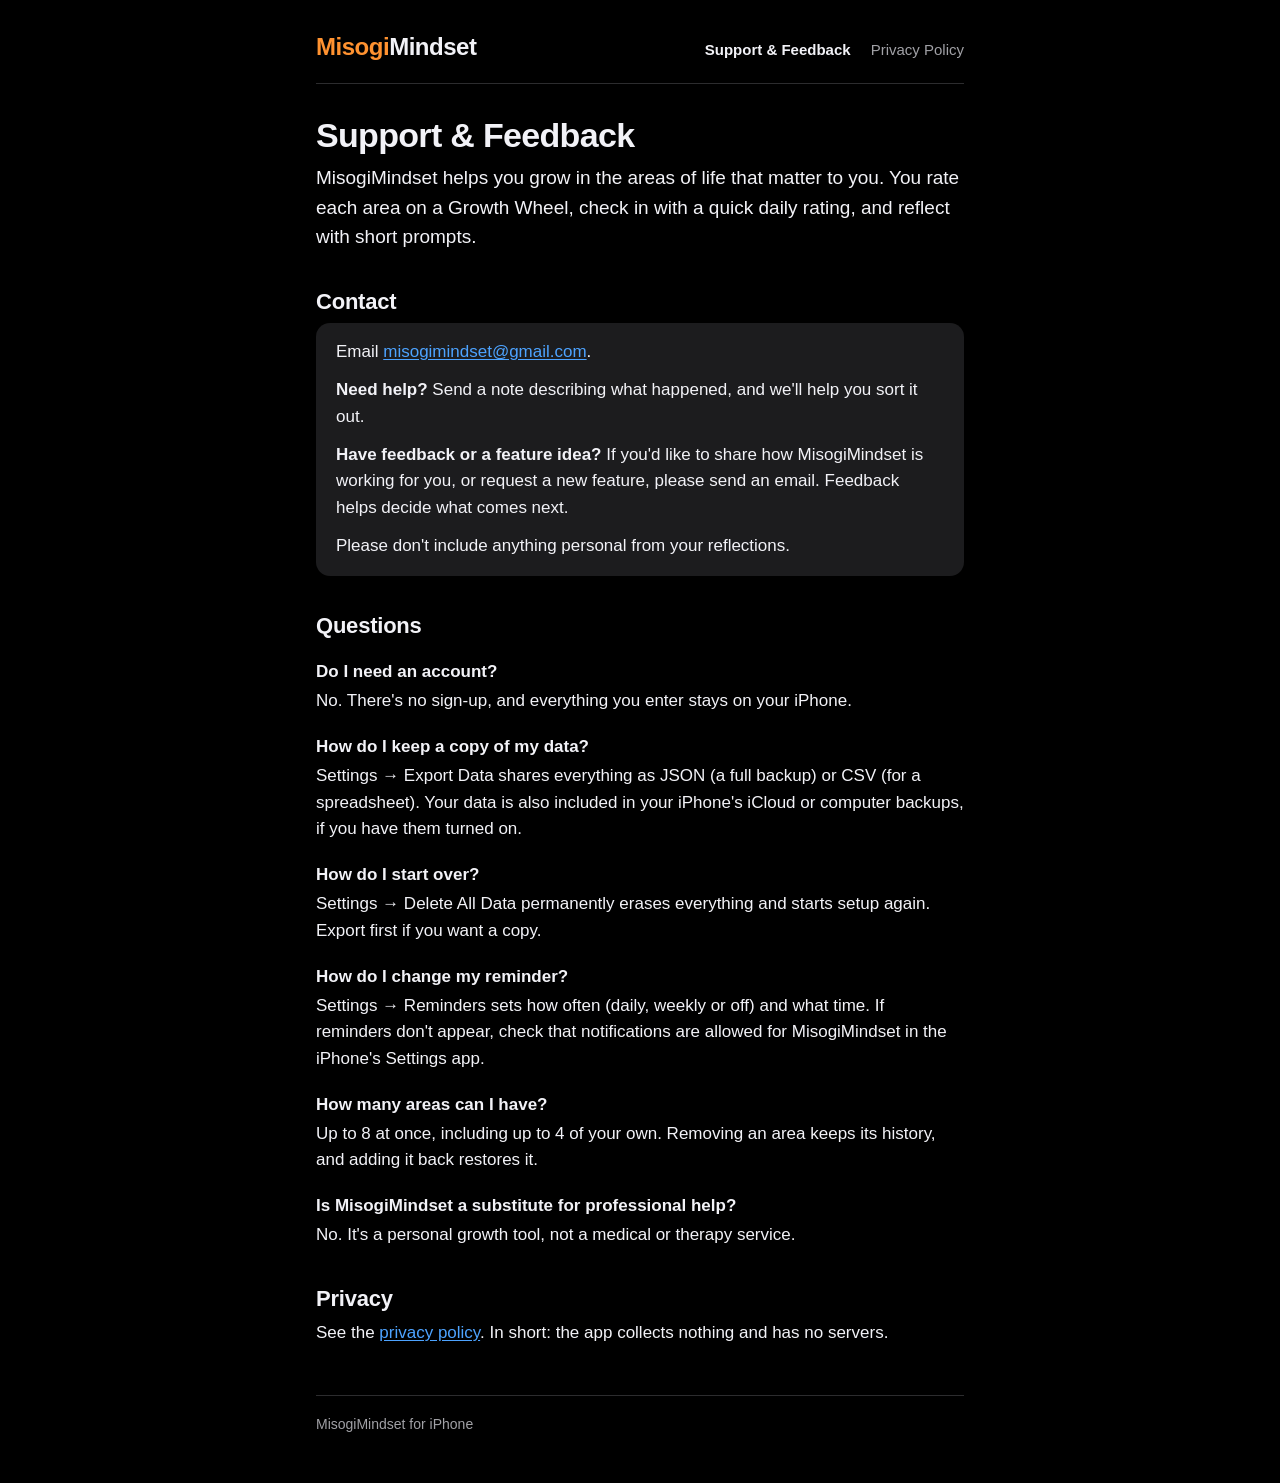
<file: index.html>
<!doctype html>
<html lang="en">
<head>
  <meta charset="utf-8">
  <meta name="viewport" content="width=device-width, initial-scale=1">
  <meta name="color-scheme" content="dark">
  <meta name="theme-color" content="#000000">
  <meta name="description" content="Help, feedback and feature requests for MisogiMindset, the iPhone app for intentional personal growth.">
  <title>MisogiMindset Support &amp; Feedback</title>
  <link rel="stylesheet" href="style.css?v=2">
</head>
<body>
  <div class="wrap">
    <header>
      <a class="wordmark" href="./"><span>Misogi</span>Mindset</a>
      <nav aria-label="Pages">
        <a href="./" aria-current="page">Support &amp; Feedback</a>
        <a href="privacy.html">Privacy Policy</a>
      </nav>
    </header>

    <main>
      <h1>Support &amp; Feedback</h1>
      <p class="lede">MisogiMindset helps you grow in the areas of life that matter to you. You rate each area on a Growth Wheel, check in with a quick daily rating, and reflect with short prompts.</p>

      <h2>Contact</h2>
      <div class="contact">
        <p>Email <a href="mailto:misogimindset@gmail.com">misogimindset@gmail.com</a>.</p>
        <p><strong>Need help?</strong> Send a note describing what happened, and we'll help you sort it out.</p>
        <p><strong>Have feedback or a feature idea?</strong> If you'd like to share how MisogiMindset is working for you, or request a new feature, please send an email. Feedback helps decide what comes next.</p>
        <p>Please don't include anything personal from your reflections.</p>
      </div>

      <h2>Questions</h2>

      <h3>Do I need an account?</h3>
      <p>No. There's no sign-up, and everything you enter stays on your iPhone.</p>

      <h3>How do I keep a copy of my data?</h3>
      <p>Settings → Export Data shares everything as JSON (a full backup) or CSV (for a spreadsheet). Your data is also included in your iPhone's iCloud or computer backups, if you have them turned on.</p>

      <h3>How do I start over?</h3>
      <p>Settings → Delete All Data permanently erases everything and starts setup again. Export first if you want a copy.</p>

      <h3>How do I change my reminder?</h3>
      <p>Settings → Reminders sets how often (daily, weekly or off) and what time. If reminders don't appear, check that notifications are allowed for MisogiMindset in the iPhone's Settings app.</p>

      <h3>How many areas can I have?</h3>
      <p>Up to 8 at once, including up to 4 of your own. Removing an area keeps its history, and adding it back restores it.</p>

      <h3>Is MisogiMindset a substitute for professional help?</h3>
      <p>No. It's a personal growth tool, not a medical or therapy service.</p>

      <h2>Privacy</h2>
      <p>See the <a href="privacy.html">privacy policy</a>. In short: the app collects nothing and has no servers.</p>
    </main>

    <footer>MisogiMindset for iPhone</footer>
  </div>
</body>
</html>
</file>
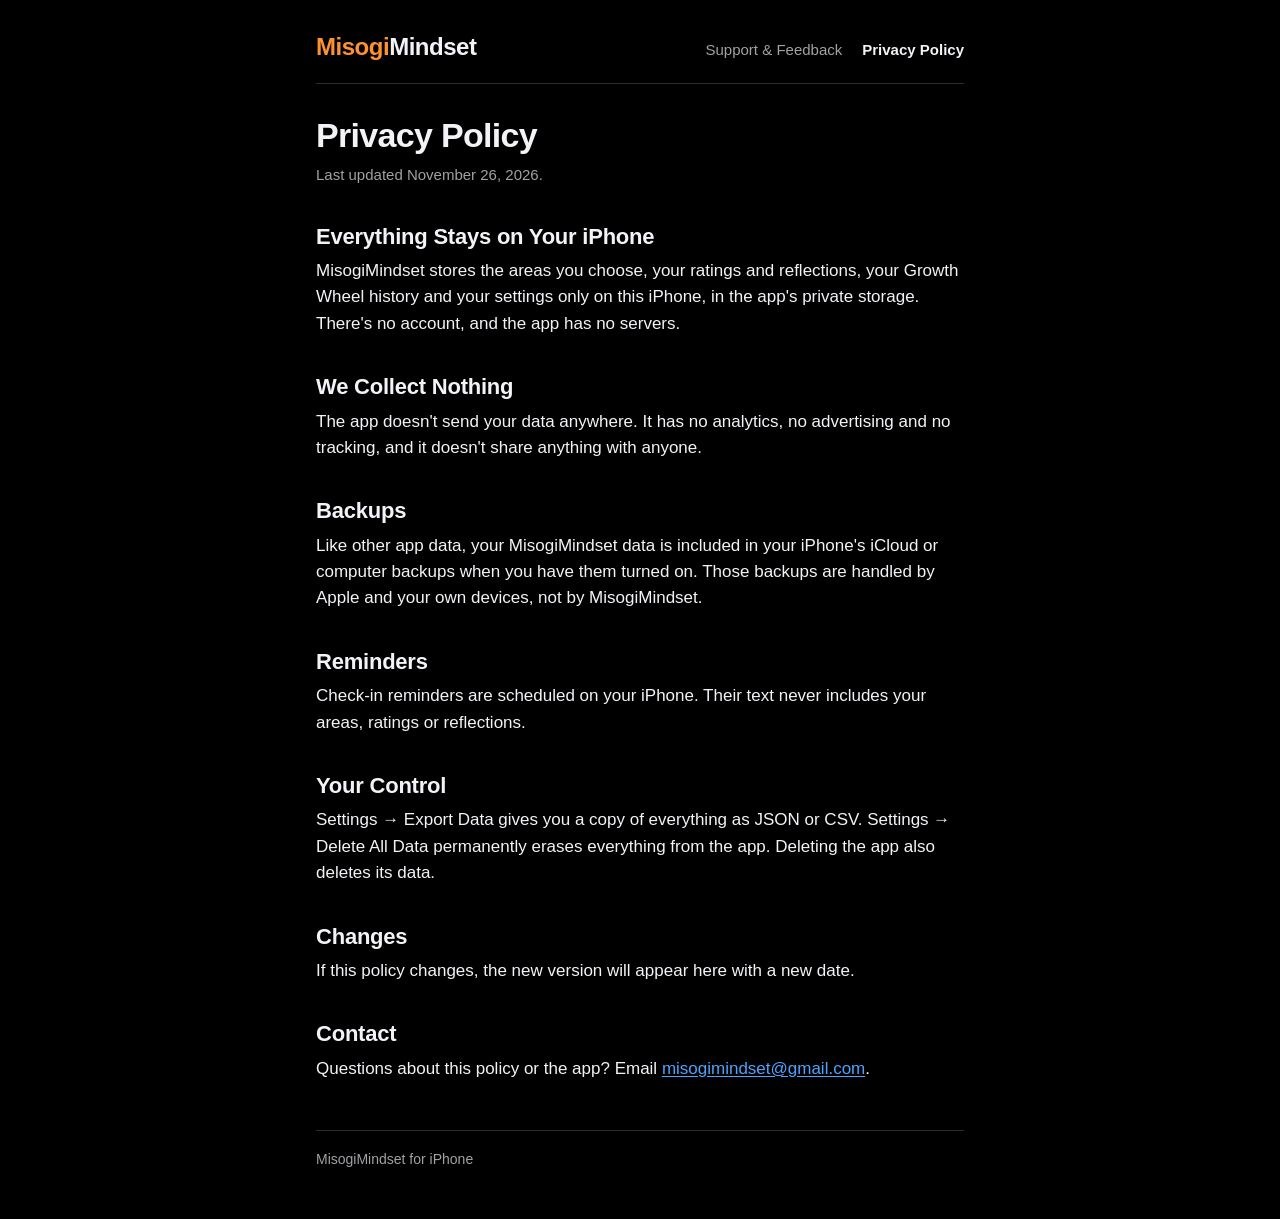
<file: privacy.html>
<!doctype html>
<html lang="en">
<head>
  <meta charset="utf-8">
  <meta name="viewport" content="width=device-width, initial-scale=1">
  <meta name="color-scheme" content="dark">
  <meta name="theme-color" content="#000000">
  <meta name="description" content="MisogiMindset privacy policy: everything stays on your iPhone, and the app collects nothing.">
  <title>MisogiMindset Privacy Policy</title>
  <link rel="stylesheet" href="style.css?v=2">
</head>
<body>
  <div class="wrap">
    <header>
      <a class="wordmark" href="./"><span>Misogi</span>Mindset</a>
      <nav aria-label="Pages">
        <a href="./">Support &amp; Feedback</a>
        <a href="privacy.html" aria-current="page">Privacy Policy</a>
      </nav>
    </header>

    <main>
      <h1>Privacy Policy</h1>
      <p class="meta">Last updated November 26, 2026.</p>

      <h2>Everything Stays on Your iPhone</h2>
      <p>MisogiMindset stores the areas you choose, your ratings and reflections, your Growth Wheel history and your settings only on this iPhone, in the app's private storage. There's no account, and the app has no servers.</p>

      <h2>We Collect Nothing</h2>
      <p>The app doesn't send your data anywhere. It has no analytics, no advertising and no tracking, and it doesn't share anything with anyone.</p>

      <h2>Backups</h2>
      <p>Like other app data, your MisogiMindset data is included in your iPhone's iCloud or computer backups when you have them turned on. Those backups are handled by Apple and your own devices, not by MisogiMindset.</p>

      <h2>Reminders</h2>
      <p>Check-in reminders are scheduled on your iPhone. Their text never includes your areas, ratings or reflections.</p>

      <h2>Your Control</h2>
      <p>Settings → Export Data gives you a copy of everything as JSON or CSV. Settings → Delete All Data permanently erases everything from the app. Deleting the app also deletes its data.</p>

      <h2>Changes</h2>
      <p>If this policy changes, the new version will appear here with a new date.</p>

      <h2>Contact</h2>
      <p>Questions about this policy or the app? Email <a href="mailto:misogimindset@gmail.com">misogimindset@gmail.com</a>.</p>
    </main>

    <footer>MisogiMindset for iPhone</footer>
  </div>
</body>
</html>
</file>
<file: style.css>
/* Dark only, whatever the visitor's system setting (owner's choice, 2026-11-26). */
:root {
  color-scheme: dark;
  --bg: #000000;
  --text: #f2f2f7;
  --muted: #a1a1a6;
  --rule: #2c2c2e;
  --card: #1c1c1e;
  --accent: #ff9230;
  --link: #4da3ff;
}

* { box-sizing: border-box; }

html { -webkit-text-size-adjust: 100%; }

body {
  margin: 0;
  background: var(--bg);
  color: var(--text);
  font: 17px/1.55 -apple-system, BlinkMacSystemFont, "Segoe UI", Roboto, Helvetica, Arial, sans-serif;
}

.wrap {
  max-width: 680px;
  margin: 0 auto;
  padding: 28px 16px 48px;
}

header {
  display: flex;
  flex-wrap: wrap;
  align-items: baseline;
  justify-content: space-between;
  gap: 8px 16px;
  padding-bottom: 18px;
  margin-bottom: 32px;
  border-bottom: 1px solid var(--rule);
}

.wordmark {
  font-size: 24px;
  font-weight: 700;
  letter-spacing: -0.02em;
  color: var(--text);
  text-decoration: none;
}

.wordmark span { color: var(--accent); }

nav { display: flex; gap: 20px; font-size: 15px; }

nav a { color: var(--muted); text-decoration: none; }

nav a:hover { text-decoration: underline; }

nav a[aria-current="page"] { color: var(--text); font-weight: 600; }

h1 {
  margin: 0 0 8px;
  font-size: 34px;
  line-height: 1.15;
  letter-spacing: -0.02em;
}

h2 {
  margin: 36px 0 8px;
  font-size: 22px;
  line-height: 1.25;
  letter-spacing: -0.01em;
}

h3 {
  margin: 22px 0 4px;
  font-size: 17px;
  line-height: 1.35;
}

p { margin: 0 0 12px; }

a { color: var(--link); text-underline-offset: 2px; }

.meta { margin-bottom: 24px; color: var(--muted); font-size: 15px; }

.lede { font-size: 19px; }

.contact {
  padding: 16px 20px;
  border-radius: 14px;
  background: var(--card);
}

.contact p:last-child { margin-bottom: 0; }

footer {
  margin-top: 48px;
  padding-top: 18px;
  border-top: 1px solid var(--rule);
  color: var(--muted);
  font-size: 14px;
}
</file>
